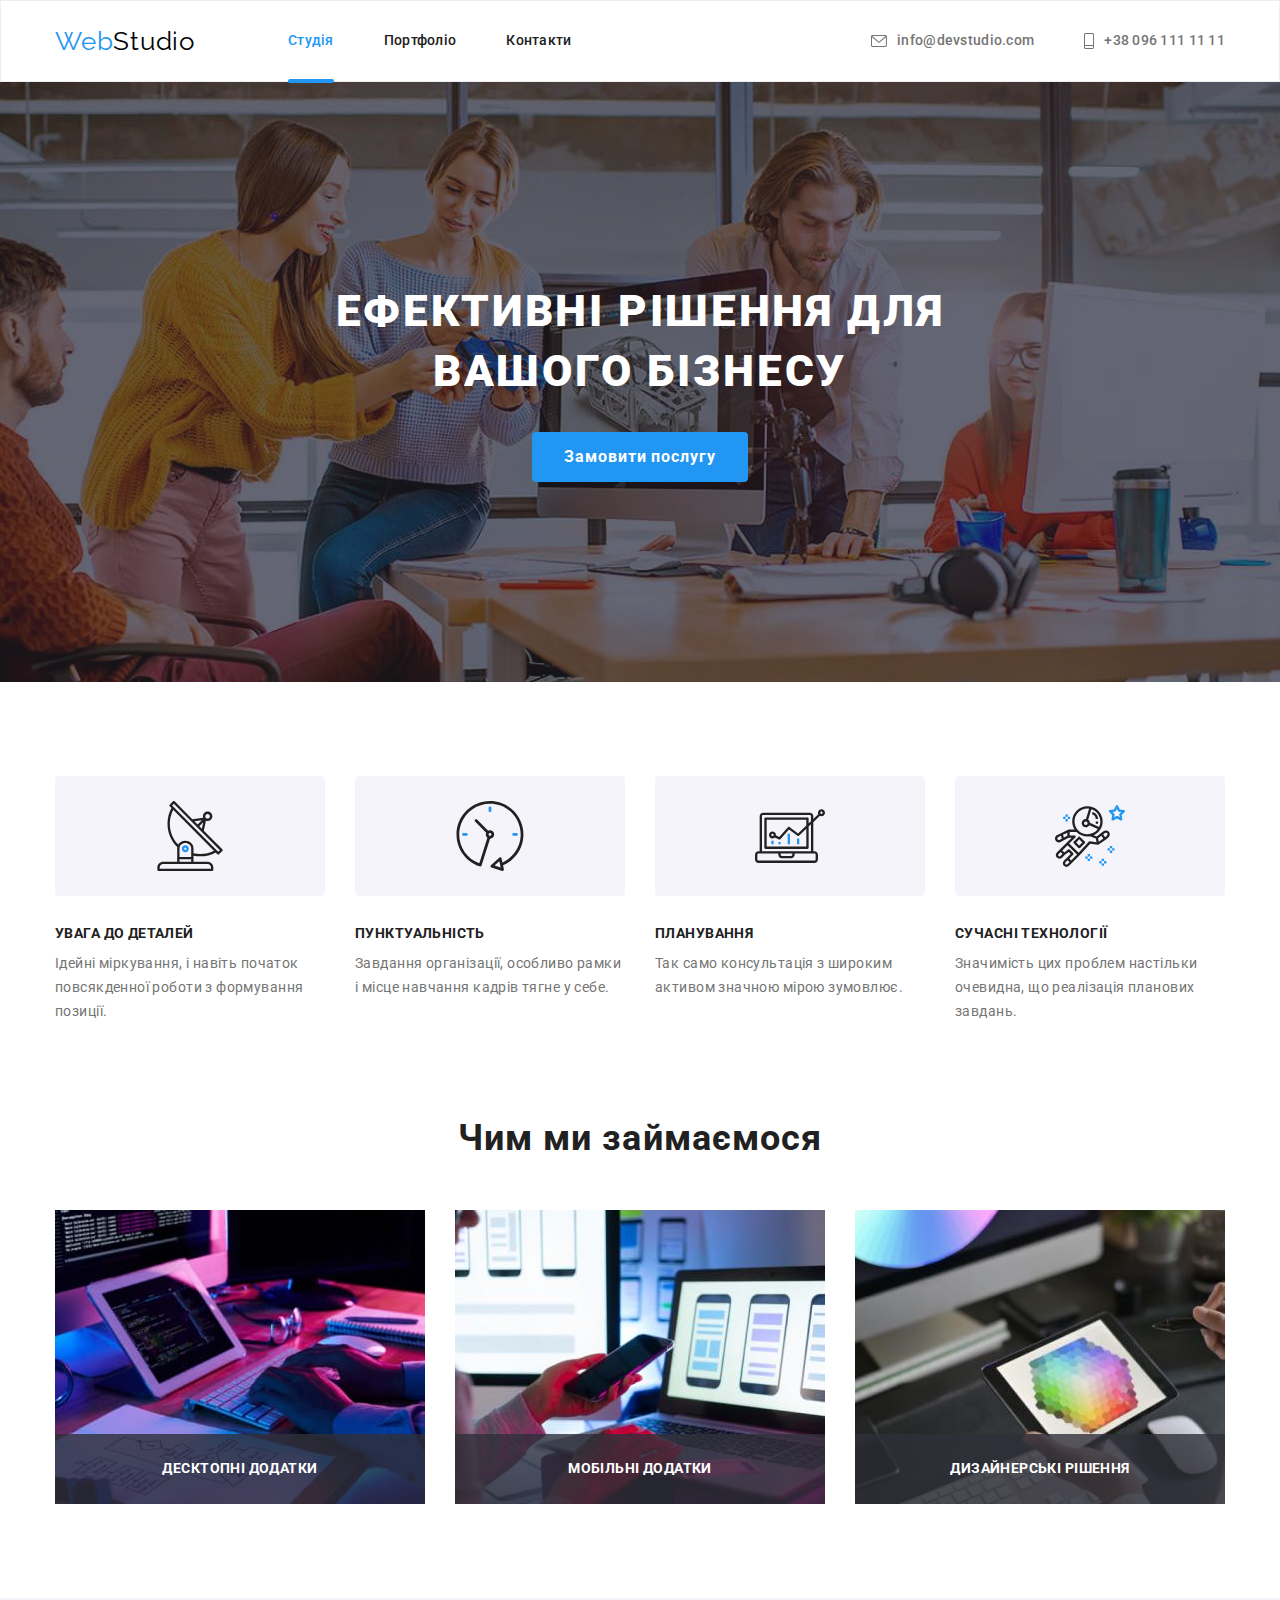
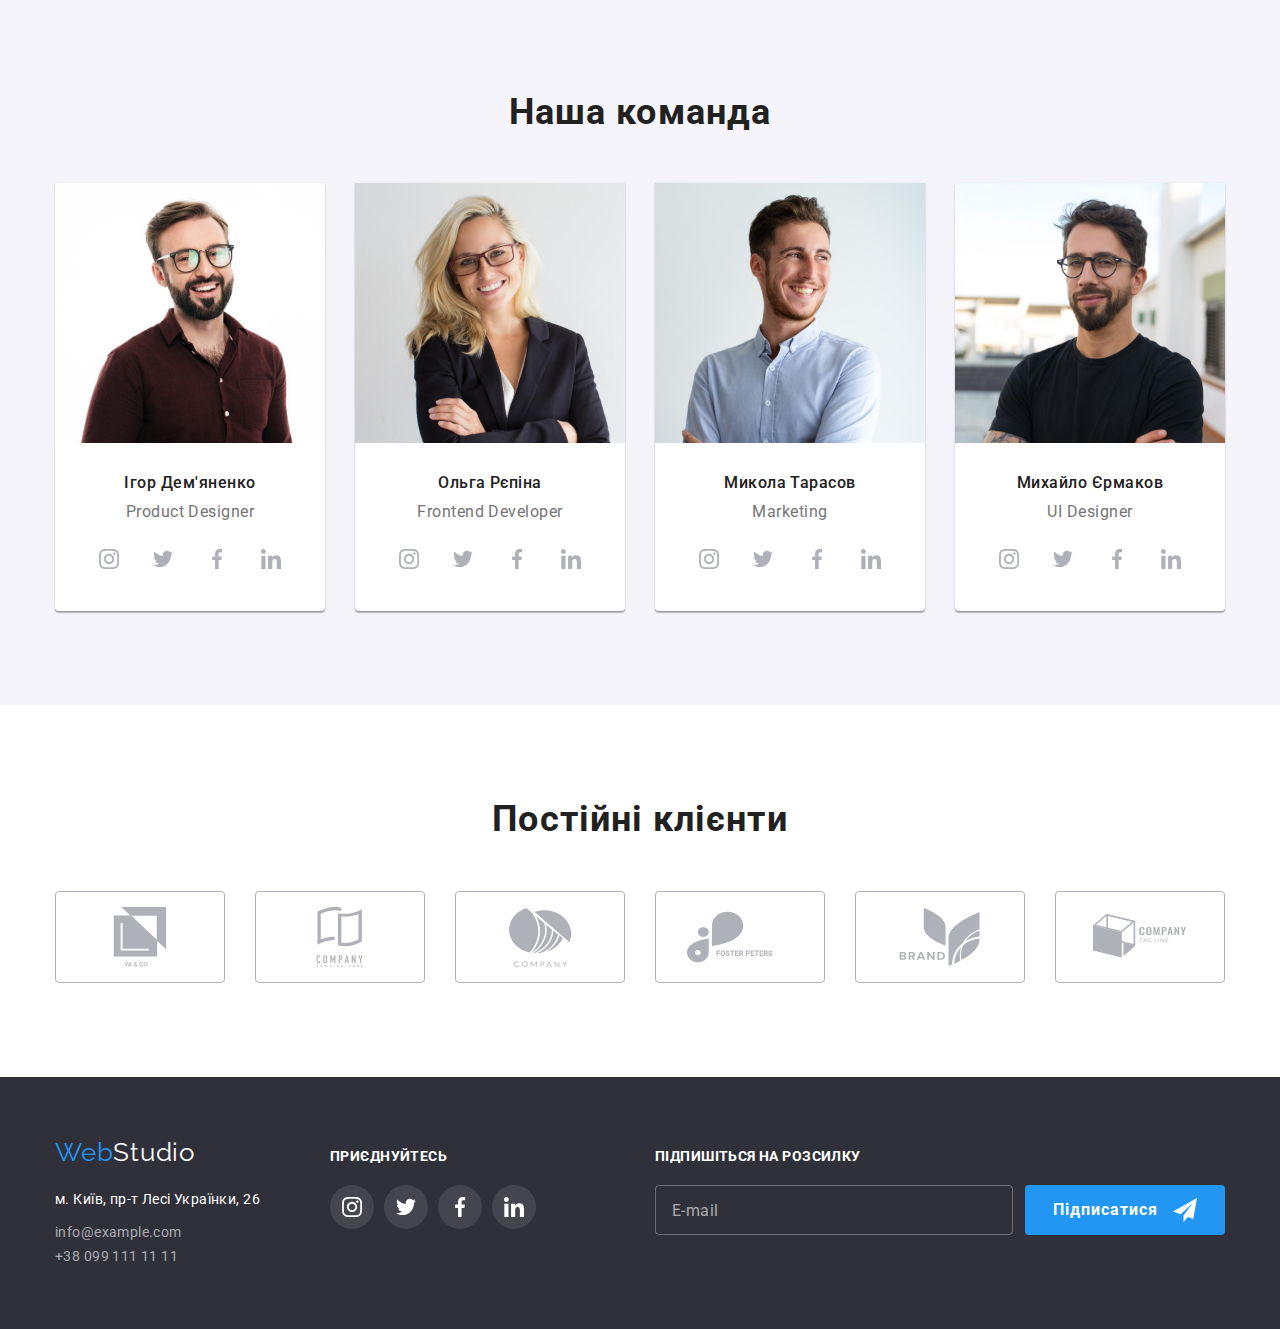
<file: index.html>
<!DOCTYPE html>
<html lang="uk">
  <head>
    <meta charset="UTF-8" />
    <meta http-equiv="X-UA-Compatible" content="IE=edge" />
    <meta name="viewport" content="width=device-width, initial-scale=1.0" />
    <title>WebStudio</title>
    <link rel="preconnect" href="https://fonts.googleapis.com" />
    <link rel="preconnect" href="https://fonts.gstatic.com" crossorigin />
    <link
      href="https://fonts.googleapis.com/css2?family=Raleway:wght@700&family=Roboto:wght@400;500;700;900&display=swap"
      rel="stylesheet"
    />
    <link rel="stylesheet" href="./css/main.min.css" />
  </head>
  <body class="page">
    <!--Шапка сайту-->
    <header class="page-header">
      <div class="container page-header__box">
        <nav class="site-nav">
          <a href="./" lang="en" class="logo link"
            >Web<span class="page-header__logo">Studio</span></a
          >
          <ul class="site-nav__list list">
            <li class="site-nav__item">
              <a href="" class="site-nav__link site-nav__link--current link"
                >Студія</a
              >
            </li>
            <li class="site-nav__item">
              <a href="./portfolio.html" class="site-nav__link link"
                >Портфоліо</a
              >
            </li>
            <li class="site-nav__item">
              <a href="" class="site-nav__link link">Контакти</a>
            </li>
          </ul>
        </nav>
        <ul class="header-contacts__list list">
          <li class="header-contacts__item">
            <a
              href="mailto:info@devstudio.com"
              class="header-contacts__link link"
              ><svg class="header-contacts__icon" width="16" height="12">
                <use href="./images/sprite.svg#icon-mail"></use>
              </svg>
              info@devstudio.com</a
            >
          </li>
          <li class="header-contacts__item">
            <a href="tel:+380961111111" class="header-contacts__link link"
              ><svg class="header-contacts__icon" width="10" height="16">
                <use href="./images/sprite.svg#icon-tel"></use>
              </svg>
              +38 096 111 11 11</a
            >
          </li>
        </ul>
      </div>
    </header>
    <main>
      <!--Блок-герой-->
      <section class="hero overlay">
        <div class="container">
          <h1 class="hero__title">Ефективні рішення для вашого бізнесу</h1>
          <button type="button" class="hero__btn" data-modal-open>
            Замовити послугу
          </button>
        </div>
      </section>
      <!--Переваги-->
      <section class="benefits section">
        <div class="container">
          <h2 class="benefits__title visually-hidden">Наші переваги</h2>
          <ul class="benefits__list list">
            <li class="benefits__item">
              <div class="benefits__icon-box">
                <svg class="benefits__icon">
                  <use href="./images/sprite.svg#icon-antenna"></use>
                </svg>
              </div>
              <h3 class="benefits__topic">УВАГА ДО ДЕТАЛЕЙ</h3>
              <p class="benefits__text">
                Ідейні міркування, і навіть початок повсякденної роботи з
                формування позиції.
              </p>
            </li>
            <li class="benefits__item">
              <div class="benefits__icon-box">
                <svg class="benefits__icon">
                  <use href="./images/sprite.svg#icon-clock"></use>
                </svg>
              </div>
              <h3 class="benefits__topic">ПУНКТУАЛЬНІСТЬ</h3>
              <p class="benefits__text">
                Завдання організації, особливо рамки і місце навчання кадрів
                тягне у себе.
              </p>
            </li>
            <li class="benefits__item">
              <div class="benefits__icon-box">
                <svg class="benefits__icon">
                  <use href="./images/sprite.svg#icon-diagram"></use>
                </svg>
              </div>
              <h3 class="benefits__topic">ПЛАНУВАННЯ</h3>
              <p class="benefits__text">
                Так само консультація з широким активом значною мірою зумовлює.
              </p>
            </li>
            <li class="benefits__item">
              <div class="benefits__icon-box">
                <svg class="benefits__icon">
                  <use href="./images/sprite.svg#icon-astronaut"></use>
                </svg>
              </div>
              <h3 class="benefits__topic">СУЧАСНІ ТЕХНОЛОГІЇ</h3>
              <p class="benefits__text">
                Значимість цих проблем настільки очевидна, що реалізація
                планових завдань.
              </p>
            </li>
          </ul>
        </div>
      </section>
      <!--Чим займаємось-->
      <section class="work section">
        <div class="container">
          <h2 class="work__title">Чим ми займаємося</h2>
          <ul class="work__list list">
            <li class="work__item">
              <img
                src="./images/image1.jpg"
                alt="Программирование"
                width="370"
                height="294"
              />
              <p class="work__text">Десктопні додатки</p>
            </li>
            <li class="work__item">
              <img
                src="./images/imge2.jpg"
                alt="Разработка мобильных приложений"
                width="370"
                height="294"
              />
              <p class="work__text">Мобільні додатки</p>
            </li>
            <li class="work__item">
              <img
                src="./images/imge3.jpg"
                alt="Веб-дизайн"
                width="370"
                height="294"
              />
              <p class="work__text">Дизайнерські рішення</p>
            </li>
          </ul>
        </div>
      </section>
      <!--Наша команда-->
      <section class="team section">
        <div class="container">
          <h2 class="team__title">Наша команда</h2>
          <ul class="member__list list">
            <li class="member__item">
              <img
                class="member__photo"
                src="./images/Photo1.jpg"
                alt="Фото Ігор Дем'яненко"
                width="270"
                height="260"
              />
              <div class="member__description">
                <h3 class="member__name">Ігор Дем'яненко</h3>
                <p lang="en" class="member__position">Product Designer</p>
                <ul class="list soc-net__list">
                  <li class="soc-net__item">
                    <a href="" class="soc-net__link link">
                      <svg class="soc-net__icon" width="20" height="20">
                        <use href="./images/sprite.svg#icon-instagram"></use>
                      </svg>
                    </a>
                  </li>
                  <li class="soc-net__item">
                    <a href="" class="soc-net__link link"
                      ><svg class="soc-net__icon" width="20" height="20">
                        <use href="./images/sprite.svg#icon-twitter"></use>
                      </svg>
                    </a>
                  </li>
                  <li class="soc-net__item">
                    <a href="" class="soc-net__link link"
                      ><svg class="soc-net__icon" width="20" height="20">
                        <use href="./images/sprite.svg#icon-facebook"></use>
                      </svg>
                    </a>
                  </li>
                  <li class="soc-net__item">
                    <a href="" class="soc-net__link link"
                      ><svg class="soc-net__icon" width="20" height="20">
                        <use href="./images/sprite.svg#icon-linkedin"></use>
                      </svg>
                    </a>
                  </li>
                </ul>
              </div>
            </li>
            <li class="member__item">
              <img
                class="member__photo"
                src="./images/Photo2.jpg"
                alt="Фото Ольга Рєпіна"
                width="270"
                height="260"
              />
              <div class="member__description">
                <h3 class="member__name">Ольга Рєпіна</h3>
                <p lang="en" class="member__position">Frontend Developer</p>
                <ul class="list soc-net__list">
                  <li class="soc-net__item">
                    <a href="" class="soc-net__link link"
                      ><svg class="soc-net__icon" width="20" height="20">
                        <use href="./images/sprite.svg#icon-instagram"></use>
                      </svg>
                    </a>
                  </li>
                  <li class="soc-net__item">
                    <a href="" class="soc-net__link link"
                      ><svg class="soc-net__icon" width="20" height="20">
                        <use href="./images/sprite.svg#icon-twitter"></use>
                      </svg>
                    </a>
                  </li>
                  <li class="soc-net__item">
                    <a href="" class="soc-net__link link"
                      ><svg class="soc-net__icon" width="20" height="20">
                        <use href="./images/sprite.svg#icon-facebook"></use>
                      </svg>
                    </a>
                  </li>
                  <li class="soc-net__item">
                    <a href="" class="soc-net__link link"
                      ><svg class="soc-net__icon" width="20" height="20">
                        <use href="./images/sprite.svg#icon-linkedin"></use>
                      </svg>
                    </a>
                  </li>
                </ul>
              </div>
            </li>
            <li class="member__item">
              <img
                class="member__photo"
                src="./images/Photo3.jpg"
                alt="Фото Микола Тарасов"
                width="270"
                height="260"
              />
              <div class="member__description">
                <h3 class="member__name">Микола Тарасов</h3>
                <p lang="en" class="member__position">Marketing</p>
                <ul class="list soc-net__list">
                  <li class="soc-net__item">
                    <a href="" class="soc-net__link link"
                      ><svg class="soc-net__icon" width="20" height="20">
                        <use href="./images/sprite.svg#icon-instagram"></use>
                      </svg>
                    </a>
                  </li>
                  <li class="soc-net__item">
                    <a href="" class="soc-net__link link"
                      ><svg class="soc-net__icon" width="20" height="20">
                        <use href="./images/sprite.svg#icon-twitter"></use>
                      </svg>
                    </a>
                  </li>
                  <li class="soc-net__item">
                    <a href="" class="soc-net__link link"
                      ><svg class="soc-net__icon" width="20" height="20">
                        <use href="./images/sprite.svg#icon-facebook"></use>
                      </svg>
                    </a>
                  </li>
                  <li class="soc-net__item">
                    <a href="" class="soc-net__link link"
                      ><svg class="soc-net__icon" width="20" height="20">
                        <use href="./images/sprite.svg#icon-linkedin"></use>
                      </svg>
                    </a>
                  </li>
                </ul>
              </div>
            </li>
            <li class="member__item">
              <img
                class="member__photo"
                src="./images/Photo4.jpg"
                alt="Фото Михайло Єрмаков"
                width="270"
                height="260"
              />
              <div class="member__description">
                <h3 class="member__name">Михайло Єрмаков</h3>
                <p lang="en" class="member__position">UI Designer</p>
                <ul class="list soc-net__list">
                  <li class="soc-net__item">
                    <a href="" class="soc-net__link link"
                      ><svg class="soc-net__icon" width="20" height="20">
                        <use href="./images/sprite.svg#icon-instagram"></use>
                      </svg>
                    </a>
                  </li>
                  <li class="soc-net__item">
                    <a href="" class="soc-net__link link"
                      ><svg class="soc-net__icon" width="20" height="20">
                        <use href="./images/sprite.svg#icon-twitter"></use>
                      </svg>
                    </a>
                  </li>
                  <li class="soc-net__item">
                    <a href="" class="soc-net__link link"
                      ><svg class="soc-net__icon" width="20" height="20">
                        <use href="./images/sprite.svg#icon-facebook"></use>
                      </svg>
                    </a>
                  </li>
                  <li class="soc-net__item">
                    <a href="" class="soc-net__link link"
                      ><svg class="soc-net__icon" width="20" height="20">
                        <use href="./images/sprite.svg#icon-linkedin"></use>
                      </svg>
                    </a>
                  </li>
                </ul>
              </div>
            </li>
          </ul>
        </div>
      </section>
      <!-- Постійні клієнти -->
      <section class="clients section">
        <div class="container">
          <h2 class="clients__title">Постійні клієнти</h2>
          <ul class="clients__list list">
            <li class="clients__item">
              <a href="" class="clients__link link"
                ><svg class="clients__icon">
                  <use href="./images/sprite.svg#icon-company1"></use>
                </svg>
              </a>
            </li>
            <li class="clients__item">
              <a href="" class="clients__link link"
                ><svg class="clients__icon">
                  <use href="./images/sprite.svg#icon-company2"></use>
                </svg>
              </a>
            </li>
            <li class="clients__item">
              <a href="" class="clients__link link"
                ><svg class="clients__icon">
                  <use href="./images/sprite.svg#icon-company3"></use>
                </svg>
              </a>
            </li>
            <li class="clients__item">
              <a href="" class="clients__link link"
                ><svg class="clients__icon">
                  <use href="./images/sprite.svg#icon-company4"></use>
                </svg>
              </a>
            </li>
            <li class="clients__item">
              <a href="" class="clients__link link"
                ><svg class="clients__icon">
                  <use href="./images/sprite.svg#icon-company5"></use>
                </svg>
              </a>
            </li>
            <li class="clients__item">
              <a href="" class="clients__link link"
                ><svg class="clients__icon">
                  <use href="./images/sprite.svg#icon-company6"></use>
                </svg>
              </a>
            </li>
          </ul>
        </div>
      </section>
    </main>
    <!--Футер-->
    <footer class="footer">
      <div class="container footer__box">
        <div>
          <div class="logo__box">
            <a href="./" lang="en" class="logo link"
              >Web<span class="footer__logo">Studio</span></a
            >
          </div>
          <address>
            <p class="footer__adress">м. Київ, пр-т Лесі Українки, 26</p>
            <ul class="list">
              <li>
                <a
                  href="mailto:info@example.com"
                  class="footer__contacts footer__contacts--mail link"
                  >info@example.com</a
                >
              </li>
              <li>
                <a href="tel:+380991111111" class="footer__contacts link"
                  >+38 099 111 11 11</a
                >
              </li>
            </ul>
          </address>
        </div>
        <div class="join">
          <p class="join__text">приєднуйтесь</p>
          <ul class="join__list list">
            <li class="join__item">
              <a href="" class="join__link link"
                ><svg class="join__icon" width="20" height="20">
                  <use href="./images/sprite.svg#icon-instagram"></use>
                </svg>
              </a>
            </li>
            <li class="join__item">
              <a href="" class="join__link link"
                ><svg class="join__icon" width="20" height="20">
                  <use href="./images/sprite.svg#icon-twitter"></use>
                </svg>
              </a>
            </li>
            <li class="join__item">
              <a href="" class="join__link link"
                ><svg class="join__icon" width="20" height="20">
                  <use href="./images/sprite.svg#icon-facebook"></use>
                </svg>
              </a>
            </li>
            <li class="join__item">
              <a href="" class="join__link link"
                ><svg class="join__icon" width="20" height="20">
                  <use href="./images/sprite.svg#icon-linkedin"></use>
                </svg>
              </a>
            </li>
          </ul>
        </div>
        <div class="sign">
          <p class="sign__text">Підпишіться на розсилку</p>
          <form class="sign__form">
            <input
              type="text"
              name="sign"
              placeholder="E-mail"
              class="sign__input"
            />
            <button type="submit" class="sign__btn">
              Підписатися
              <span
                ><svg class="sign__icon" width="24" height="24">
                  <use href="./images/sprite.svg#icon-send"></use>
                </svg>
              </span>
            </button>
          </form>
        </div>
      </div>
    </footer>
    <!-- Модальне вікно -->
    <div class="backdrop is-hidden" data-modal>
      <div class="modal__window">
        <button type="button" class="modal__close" data-modal-close>
          <svg class="modal__icon-X">
            <use href="./images/sprite.svg#icon-X"></use>
          </svg>
        </button>
        <p class="modal__title">Залиште свої дані, ми вам передзвонимо</p>
        <form class="modal__form" autocomplete="off">
          <div class="form-field">
            <label for="name" class="form-field__label">Ім'я</label>
            <div class="form-field__box">
              <input
                type="text"
                name="name"
                id="name"
                required
                class="form-field__input"
              />
              <svg class="form-field__icon" width="18" height="18">
                <use href="./images/sprite.svg#icon-person"></use>
              </svg>
            </div>
          </div>
          <div class="form-field">
            <label for="tel" class="form-field__label">Телефон</label>
            <div class="form-field__box">
              <input
                type="tel"
                name="tel"
                id="tel"
                required
                class="form-field__input"
              />
              <svg class="form-field__icon" width="18" height="18">
                <use href="./images/sprite.svg#icon-phone"></use>
              </svg>
            </div>
          </div>
          <div class="form-field">
            <label for="mail" class="form-field__label">Пошта</label>
            <div class="form-field__box">
              <input
                type="email"
                name="mail"
                id="mail"
                required
                class="form-field__input"
              />
              <svg class="form-field__icon" width="18" height="18">
                <use href="./images/sprite.svg#icon-email"></use>
              </svg>
            </div>
          </div>
          <div class="form-field">
            <label for="comment" class="form-field__label">Коментар</label>
            <textarea
              name="comment"
              id="comment"
              rows="5"
              placeholder="Введіть текст"
              class="form-field__comment"
            ></textarea>
          </div>
          <div class="check">
            <input
              type="checkbox"
              name="policy"
              id="policy"
              value="true"
              class="check__mark visually-hidden"
            />
            <label for="policy" class="check__label">
              <span
                ><svg class="check__icon" width="11" height="8">
                  <use href="./images/sprite.svg#icon-check"></use>
                </svg>
              </span>
              Погоджуюся з розсилкою та приймаю
              <a href="" class="check__link link">Умови договору</a></label
            >
          </div>
          <button type="submit" class="confirm-btn">Відправити</button>
        </form>
      </div>
    </div>
    <script src="./js/modal.js"></script>
  </body>
</html>
</file>
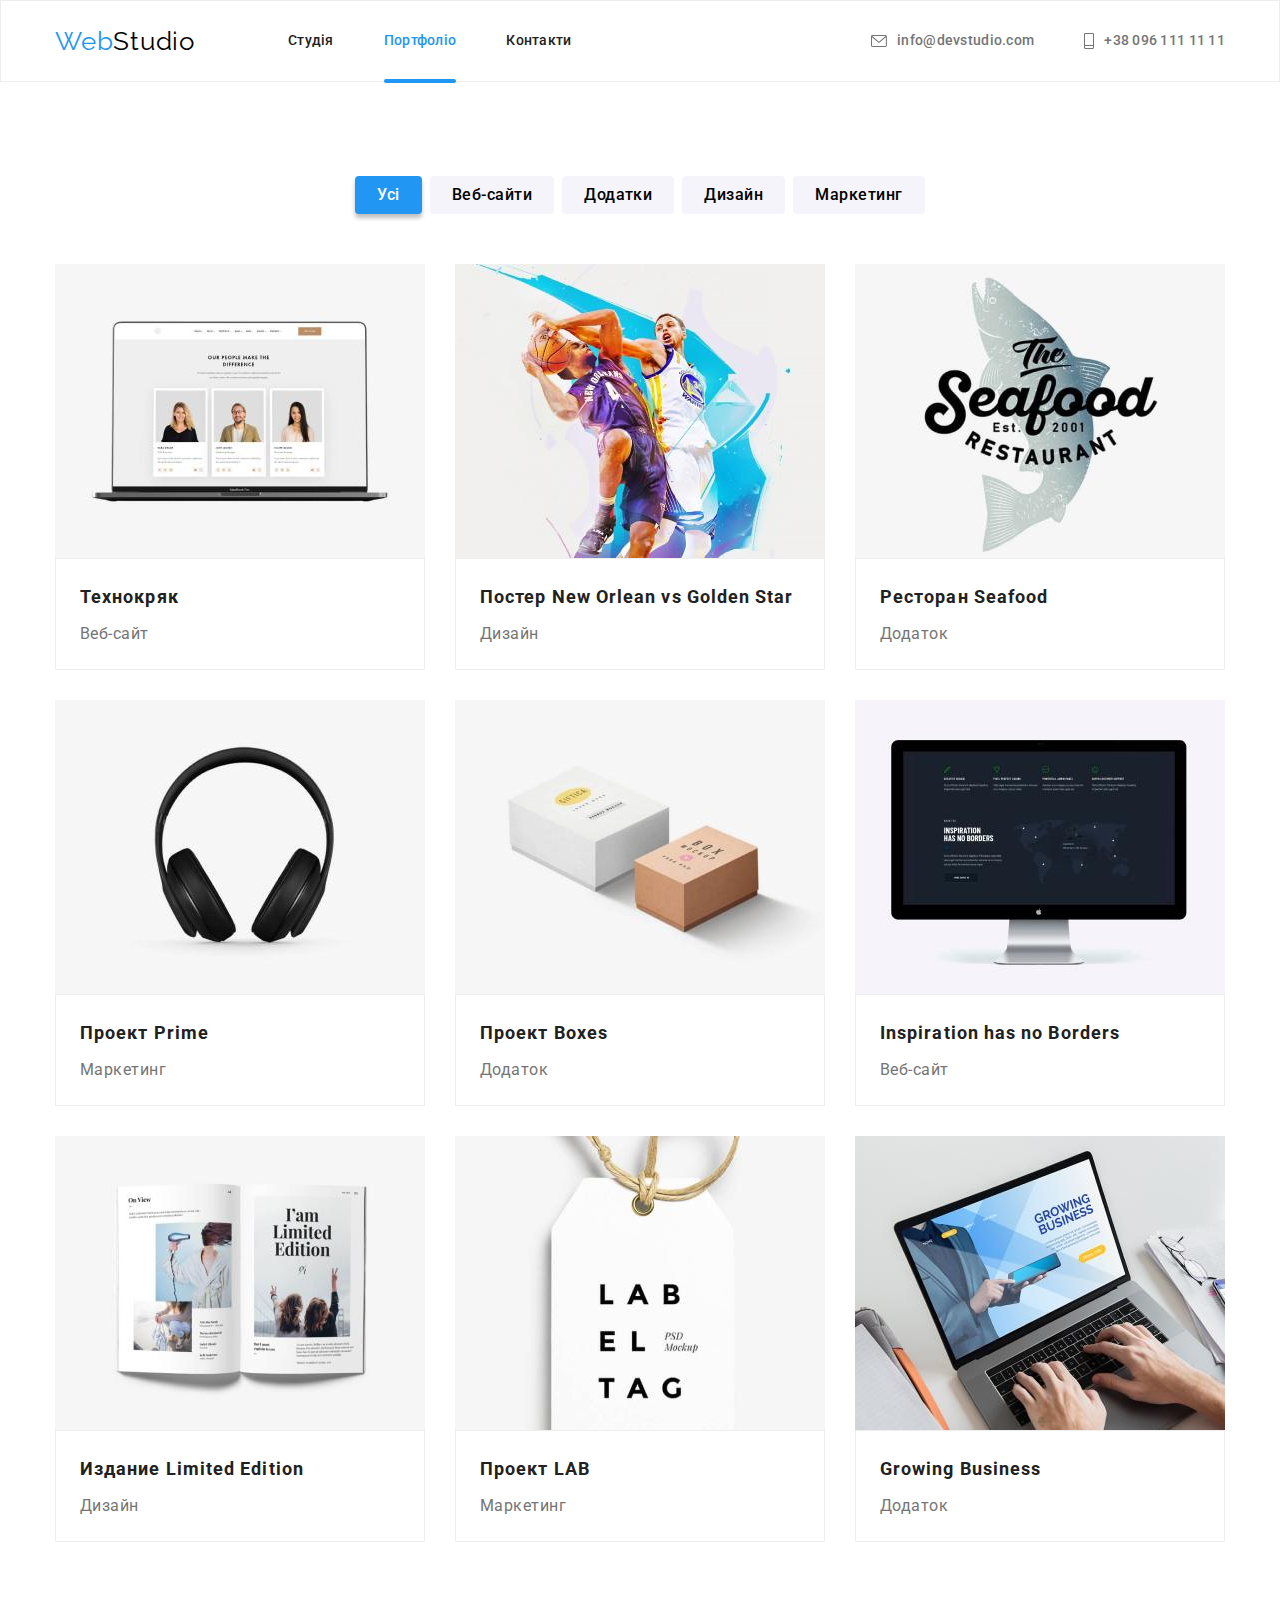
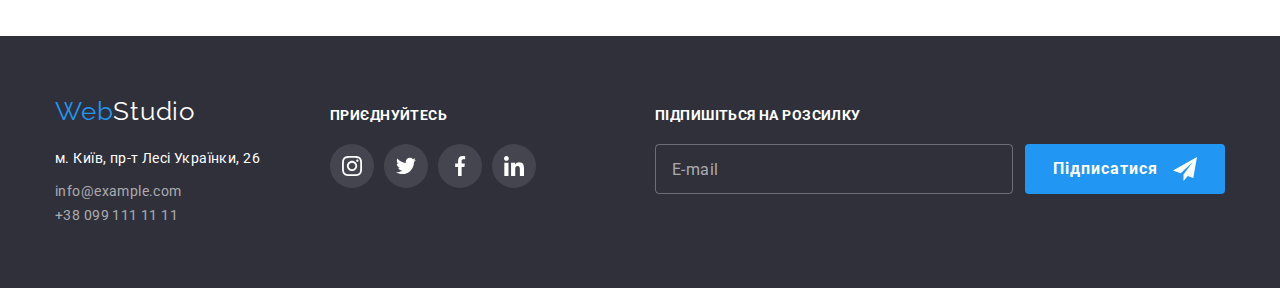
<file: portfolio.html>
<!DOCTYPE html>
<html lang="uk">
  <head>
    <meta charset="UTF-8" />
    <meta http-equiv="X-UA-Compatible" content="IE=edge" />
    <meta name="viewport" content="width=device-width, initial-scale=1.0" />
    <title>WebStudio</title>
    <link rel="preconnect" href="https://fonts.googleapis.com" />
    <link rel="preconnect" href="https://fonts.gstatic.com" crossorigin />
    <link
      href="https://fonts.googleapis.com/css2?family=Raleway:wght@700&family=Roboto:wght@400;500;700;900&display=swap"
      rel="stylesheet"
    />
    <link rel="stylesheet" href="./css/main.min.css" />
  </head>
  <body class="page">
    <!--Шапка сайта-->
    <header class="page-header">
      <div class="container page-header__box">
        <nav class="site-nav">
          <a href="./" lang="en" class="logo link"
            >Web<span class="page-header__logo">Studio</span></a
          >
          <ul class="site-nav__list list">
            <li class="site-nav__item">
              <a href="./index.html" class="site-nav__link link">Студія</a>
            </li>
            <li class="site-nav__item">
              <a href="" class="site-nav__link site-nav__link--current link"
                >Портфоліо</a
              >
            </li>
            <li class="site-nav__item">
              <a href="" class="site-nav__link link">Контакти</a>
            </li>
          </ul>
        </nav>
        <ul class="header-contacts__list list">
          <li class="header-contacts__item">
            <a
              href="mailto:info@devstudio.com"
              class="header-contacts__link link"
              ><svg class="header-contacts__icon" width="16" height="12">
                <use href="./images/sprite.svg#icon-mail"></use>
              </svg>
              info@devstudio.com</a
            >
          </li>
          <li class="header-contacts__item">
            <a href="tel:+380961111111" class="header-contacts__link link"
              ><svg class="header-contacts__icon" width="10" height="16">
                <use href="./images/sprite.svg#icon-tel"></use>
              </svg>
              +38 096 111 11 11</a
            >
          </li>
        </ul>
      </div>
    </header>
    <main>
      <section class="section">
        <div class="container">
          <h1 class="portfolio__title visually-hidden">Портфоліо</h1>
          <ul class="filter__list list">
            <li class="filter__item">
              <button type="button" class="filter__btn filter__btn--current">
                Усі
              </button>
            </li>
            <li class="filter__item">
              <button type="button" class="filter__btn">Веб-сайти</button>
            </li>
            <li class="filter__item">
              <button type="button" class="filter__btn">Додатки</button>
            </li>
            <li class="filter__item">
              <button type="button" class="filter__btn">Дизайн</button>
            </li>
            <li class="filter__item">
              <button type="button" class="filter__btn">Маркетинг</button>
            </li>
          </ul>
          <ul class="example__list list">
            <li class="example__item">
              <a href="" class="example__link link">
                <div class="example__thumb">
                  <img
                    src="./images/technokrak.jpg"
                    class="example__img"
                    alt="Ноутбук"
                    width="370"
                    height="294"
                  />
                  <p class="example__overlay">
                    Ресурс пропонує комплексні пропозиції з різним рівнем
                    функціоналу та сервісів. Все це дозволить відвідувачу
                    отримати вичерпні відомості про компанію чи приватну особу.
                  </p>
                </div>
                <div class="example__description">
                  <h2 class="example__title">Технокряк</h2>
                  <p class="example__text">Веб-сайт</p>
                </div>
              </a>
            </li>
            <li class="example__item">
              <a href="" class="example__link link">
                <div class="example__thumb">
                  <img
                    src="./images/New-Orlean.jpg"
                    class="example__img"
                    alt="Постер New Orlean vs Golden Star"
                    width="370"
                    height="294"
                  />
                  <p class="example__overlay">
                    Ресурс пропонує комплексні пропозиції з різним рівнем
                    функціоналу та сервісів. Все це дозволить відвідувачу
                    отримати вичерпні відомості про компанію чи приватну особу.
                  </p>
                </div>
                <div class="example__description">
                  <h2 class="example__title">
                    Постер <span lang="en">New Orlean vs Golden Star</span>
                  </h2>
                  <p class="example__text">Дизайн</p>
                </div>
              </a>
            </li>
            <li class="example__item">
              <a href="" class="example__link link">
                <div class="example__thumb">
                  <img
                    src="./images/seafood.jpg"
                    class="example__img"
                    alt="Логотип ресторана Seafood"
                    width="370"
                    height="294"
                  />
                  <p class="example__overlay">
                    Ресурс пропонує комплексні пропозиції з різним рівнем
                    функціоналу та сервісів. Все це дозволить відвідувачу
                    отримати вичерпні відомості про компанію чи приватну особу.
                  </p>
                </div>
                <div class="example__description">
                  <h2 class="example__title">
                    Ресторан <span lang="en">Seafood</span>
                  </h2>
                  <p class="example__text">Додаток</p>
                </div>
              </a>
            </li>
            <li class="example__item">
              <a href="" class="example__link link">
                <div class="example__thumb">
                  <img
                    src="./images/prime.jpg"
                    class="example__img"
                    alt="Гарнитура"
                    width="370"
                    height="294"
                  />
                  <p class="example__overlay">
                    Ресурс пропонує комплексні пропозиції з різним рівнем
                    функціоналу та сервісів. Все це дозволить відвідувачу
                    отримати вичерпні відомості про компанію чи приватну особу.
                  </p>
                </div>
                <div class="example__description">
                  <h2 class="example__title">
                    Проект <span lang="en">Prime</span>
                  </h2>
                  <p class="example__text">Маркетинг</p>
                </div>
              </a>
            </li>
            <li class="example__item">
              <a href="" class="example__link link">
                <div class="example__thumb">
                  <img
                    src="./images/boxes.jpg"
                    class="example__img"
                    alt="Изображение двух коробок"
                    width="370"
                    height="294"
                  />
                  <p class="example__overlay">
                    Ресурс пропонує комплексні пропозиції з різним рівнем
                    функціоналу та сервісів. Все це дозволить відвідувачу
                    отримати вичерпні відомості про компанію чи приватну особу.
                  </p>
                </div>
                <div class="example__description">
                  <h2 class="example__title">
                    Проект <span lang="en">Boxes</span>
                  </h2>
                  <p class="example__text">Додаток</p>
                </div>
              </a>
            </li>
            <li class="example__item">
              <a href="" class="example__link link">
                <div class="example__thumb">
                  <img
                    src="./images/inspiration.jpg"
                    class="example__img"
                    alt="Монитор"
                    width="370"
                    height="294"
                  />
                  <p class="example__overlay">
                    Ресурс пропонує комплексні пропозиції з різним рівнем
                    функціоналу та сервісів. Все це дозволить відвідувачу
                    отримати вичерпні відомості про компанію чи приватну особу.
                  </p>
                </div>
                <div class="example__description">
                  <h2 lang="en" class="example__title">
                    Inspiration has no Borders
                  </h2>
                  <p class="example__text">Веб-сайт</p>
                </div>
              </a>
            </li>
            <li class="example__item">
              <a href="" class="example__link link">
                <div class="example__thumb">
                  <img
                    src="./images/limited-edition.jpg"
                    class="example__img"
                    alt="Журнал Limited Edition"
                    width="370"
                    height="294"
                  />
                  <p class="example__overlay">
                    Ресурс пропонує комплексні пропозиції з різним рівнем
                    функціоналу та сервісів. Все це дозволить відвідувачу
                    отримати вичерпні відомості про компанію чи приватну особу.
                  </p>
                </div>
                <div class="example__description">
                  <h2 class="example__title">
                    Издание <span lang="en">Limited Edition</span>
                  </h2>
                  <p class="example__text">Дизайн</p>
                </div>
              </a>
            </li>
            <li class="example__item">
              <a href="" class="example__link link">
                <div class="example__thumb">
                  <img
                    src="./images/lab.jpg"
                    class="example__img"
                    alt="Бирка LAB"
                    width="370"
                    height="294"
                  />
                  <p class="example__overlay">
                    Ресурс пропонує комплексні пропозиції з різним рівнем
                    функціоналу та сервісів. Все це дозволить відвідувачу
                    отримати вичерпні відомості про компанію чи приватну особу.
                  </p>
                </div>
                <div class="example__description">
                  <h2 class="example__title">
                    Проект <span lang="EN">LAB</span>
                  </h2>
                  <p class="example__text">Маркетинг</p>
                </div>
              </a>
            </li>
            <li class="example__item">
              <a href="" class="example__link link">
                <div class="example__thumb">
                  <img
                    src="./images/growing-business.jpg"
                    class="example__img"
                    alt="Работа за ноутбуком"
                    width="370"
                    height="294"
                  />
                  <p class="example__overlay">
                    Ресурс пропонує комплексні пропозиції з різним рівнем
                    функціоналу та сервісів. Все це дозволить відвідувачу
                    отримати вичерпні відомості про компанію чи приватну особу.
                  </p>
                </div>
                <div class="example__description">
                  <h2 lang="en" class="example__title">Growing Business</h2>
                  <p class="example__text">Додаток</p>
                </div>
              </a>
            </li>
          </ul>
        </div>
      </section>
    </main>
    <!--Футер-->
    <footer class="footer">
      <div class="container footer__box">
        <div>
          <div class="logo__box">
            <a href="./" lang="en" class="logo link"
              >Web<span class="footer__logo">Studio</span></a
            >
          </div>
          <address>
            <p class="footer__adress">м. Київ, пр-т Лесі Українки, 26</p>
            <ul class="list">
              <li>
                <a
                  href="mailto:info@example.com"
                  class="footer__contacts footer__contacts--mail link"
                  >info@example.com</a
                >
              </li>
              <li>
                <a href="tel:+380991111111" class="footer__contacts link"
                  >+38 099 111 11 11</a
                >
              </li>
            </ul>
          </address>
        </div>
        <div class="join">
          <p class="join__text">приєднуйтесь</p>
          <ul class="list join__list">
            <li class="join__item">
              <a href="" class="join__link link"
                ><svg class="join__icon" width="20" height="20">
                  <use href="./images/sprite.svg#icon-instagram"></use>
                </svg>
              </a>
            </li>
            <li class="join__item">
              <a href="" class="join__link link"
                ><svg class="join__icon" width="20" height="20">
                  <use href="./images/sprite.svg#icon-twitter"></use>
                </svg>
              </a>
            </li>
            <li class="join__item">
              <a href="" class="join__link link"
                ><svg class="join__icon" width="20" height="20">
                  <use href="./images/sprite.svg#icon-facebook"></use>
                </svg>
              </a>
            </li>
            <li class="join__item">
              <a href="" class="join__link link"
                ><svg class="join__icon" width="20" height="20">
                  <use href="./images/sprite.svg#icon-linkedin"></use>
                </svg>
              </a>
            </li>
          </ul>
        </div>
        <div class="sign">
          <p class="sign__text">Підпишіться на розсилку</p>
          <form class="sign__form">
            <input
              type="text"
              name="sign"
              placeholder="E-mail"
              class="sign__input"
            />
            <button type="submit" class="sign__btn">
              Підписатися
              <span
                ><svg class="sign__icon" width="24" height="24">
                  <use href="./images/sprite.svg#icon-send"></use>
                </svg>
              </span>
            </button>
          </form>
        </div>
      </div>
    </footer>
  </body>
</html>
</file>
<file: css/main.min.css>
/*! modern-normalize v1.1.0 | MIT License | https://github.com/sindresorhus/modern-normalize */*,::before,::after{box-sizing:border-box}html{line-height:1.15;-webkit-text-size-adjust:100%;-moz-tab-size:4;tab-size:4}body{margin:0;font-family:system-ui,-apple-system,"Segoe UI",Roboto,Helvetica,Arial,sans-serif,"Apple Color Emoji","Segoe UI Emoji"}hr{height:0;color:inherit}abbr[title]{text-decoration:underline dotted}b,strong{font-weight:bolder}code,kbd,samp,pre{font-family:ui-monospace,SFMono-Regular,Consolas,"Liberation Mono",Menlo,monospace;font-size:1em}small{font-size:80%}sub,sup{font-size:75%;line-height:0;position:relative;vertical-align:baseline}sub{bottom:-0.25em}sup{top:-0.5em}table{text-indent:0;border-color:inherit}button,input,optgroup,select,textarea{font-family:inherit;font-size:100%;line-height:1.15;margin:0}button,select{text-transform:none}button,[type=button],[type=reset],[type=submit]{-webkit-appearance:button}::-moz-focus-inner{border-style:none;padding:0}:-moz-focusring{outline:1px dotted ButtonText}:-moz-ui-invalid{box-shadow:none}legend{padding:0}progress{vertical-align:baseline}::-webkit-inner-spin-button,::-webkit-outer-spin-button{height:auto}[type=search]{-webkit-appearance:textfield;outline-offset:-2px}::-webkit-search-decoration{-webkit-appearance:none}::-webkit-file-upload-button{-webkit-appearance:button;font:inherit}summary{display:list-item}body{font-family:"Roboto",sans-serif;color:#212121;background-color:#fff}.page-header{border:1px solid #eee}.hero,.footer{background-color:#2f303a}.section{padding:94px 0}h1,h2,h3,p{margin:0}img{display:block;max-width:100%;height:auto}.list{padding-left:0;margin:0;list-style:none}.link{text-decoration:none}.visually-hidden{position:absolute;white-space:nowrap;width:1px;height:1px;overflow:hidden;border:0;padding:0;clip:rect(0 0 0 0);clip-path:inset(50%);margin:-1px}.container{width:1200px;margin:0 auto;padding:0 15px}.logo{font-family:"Raleway",sans-serif;font-style:normal;font-size:26px;line-height:1.19;letter-spacing:.03em;color:#2196f3}.site-nav .logo{padding:24px 0}.page-header__logo{color:#000}.footer__logo{font-family:"Raleway",sans-serif;font-size:26px;line-height:1.19;letter-spacing:.03em;color:#fff}.page-header__box,.site-nav__list{display:flex;align-items:center}.site-nav{display:flex;align-items:center}.site-nav__list{margin-left:93px}.site-nav__link{display:block;font-weight:500;font-size:14px;line-height:1.14;letter-spacing:.02em;padding-top:32px;padding-bottom:32px;color:#212121;transition-property:color;transition-duration:250ms;transition-timing-function:cubic-bezier(0.4, 0, 0.2, 1)}.site-nav__link:hover,.site-nav__link:focus{color:#2196f3}.site-nav__link--current{color:#2196f3;position:relative}.site-nav__link--current::after{content:"";width:100%;height:4px;background-color:#2196f3;display:block;border-radius:2px;position:absolute;bottom:-2px}.site-nav__item{margin-right:50px}.site-nav .site-nav__item:last-child{margin-right:0}.header-contacts__list{display:flex;align-items:center;margin-left:auto}.header-contacts__list .header-contacts__item+.header-contacts__item{margin-left:50px}.header-contacts__link{display:flex;align-items:center;font-weight:500;font-size:14px;line-height:1.14;letter-spacing:.02em;color:#757575;padding-top:32px;padding-bottom:32px;transition-property:color;transition-duration:250ms;transition-timing-function:cubic-bezier(0.4, 0, 0.2, 1)}.header-contacts__link:hover,.header-contacts__link:focus{color:#2196f3}.header-contacts__icon{margin-right:10px;fill:currentColor}.hero{padding:200px 0;max-width:1600px;height:600px;margin-left:auto;margin-right:auto;background-image:linear-gradient(to right, rgba(47, 48, 58, 0.4), rgba(47, 48, 58, 0.4)),url(../images/overlay.jpg);background-repeat:no-repeat;background-size:cover;background-position:center}.hero .container{width:696px}.hero__title{font-weight:900;font-size:44px;line-height:1.36;letter-spacing:.06em;text-align:center;text-transform:uppercase;color:#fff;margin-bottom:30px}.hero__btn{display:flex;align-items:center;font-family:inherit;font-weight:700;font-size:16px;line-height:1.88;letter-spacing:.06em;text-align:center;color:#fff;background-color:#2196f3;cursor:pointer;border-radius:4px;padding:10px 32px;min-width:200px;border:rgba(0,0,0,0);margin:0 auto;transition-property:background-color;transition-duration:250ms;transition-timing-function:cubic-bezier(0.4, 0, 0.2, 1)}.hero__btn:hover,.hero__btn:focus{background-color:#188ce8}.work__title,.team__title,.clients__title{font-weight:700;font-size:36px;line-height:1.16;letter-spacing:.03em;text-align:center;margin-bottom:50px}.benefits__icon{width:70px;height:70px}.benefits__icon-box{display:flex;align-items:center;justify-content:center;width:100%;height:120px;margin-bottom:30px;background-color:#f5f4fa;border-radius:4px}.benefits__list{display:flex}.benefits__item{flex-basis:calc((100% - 3 * 30px)/4)}.benefits__list .benefits__item:not(:last-child){margin-right:30px}.benefits__topic{font-weight:700;font-size:14px;line-height:1.14;letter-spacing:.03em;text-transform:uppercase;margin-bottom:10px;color:#212121}.benefits__text{font-size:14px;line-height:1.71;letter-spacing:.03em;color:#757575}.work{padding-top:0}.work__list{display:flex;gap:30px}.work__item{position:relative}.work__text{display:flex;align-items:center;justify-content:center;font-weight:700;font-size:14px;line-height:1.14;letter-spacing:.03em;text-align:center;text-transform:uppercase;color:#fff;width:100%;height:70px;background-color:rgba(47,48,58,.8);position:absolute;bottom:0}.team{background-color:#f5f4fa}.member__list{display:flex;gap:30px}.member__item{flex-basis:calc((100% - 3 * 30px)/4);background-color:#fff;box-shadow:0px 1px 3px rgba(0,0,0,.12),0px 1px 1px rgba(0,0,0,.14),0px 2px 1px rgba(0,0,0,.2);border-radius:0px 0px 4px 4px}.member__name{font-weight:500;font-size:16px;line-height:1.19;letter-spacing:.03em;text-align:center;margin-bottom:10px}.member__description{padding:30px 0}.member__position{font-size:16px;line-height:1.19;letter-spacing:.03em;text-align:center;color:#757575;margin-bottom:16px}.soc-net__list{display:flex;justify-content:center;gap:10px}.soc-net__link{display:flex;align-items:center;justify-content:center;width:44px;height:44px;border-radius:50%;outline:rgba(0,0,0,0);color:#afb1b8;background-color:#fff;transition-property:color,background-color;transition-duration:250ms;transition-timing-function:cubic-bezier(0.4, 0, 0.2, 1)}.soc-net__link:hover,.soc-net__link:focus{color:#fff;background-color:#2196f3}.soc-net__icon{fill:currentColor}.clients__list{display:flex;gap:30px}.clients__item{height:92px;flex-basis:calc((100% - 5 * 30px)/6)}.clients__link{display:flex;align-items:center;justify-content:center;width:100%;height:100%;outline:rgba(0,0,0,0);border:1px solid #afb1b8;border-radius:4px;color:#afb1b8;transition-property:color,border-color;transition-duration:250ms;transition-timing-function:cubic-bezier(0.4, 0, 0.2, 1)}.clients__link:hover,.clients__link:focus{color:#2196f3;border-color:#2196f3}.clients__icon{width:106px;height:60px;fill:currentColor}.footer__box{display:flex;align-items:baseline}.logo__box{margin-bottom:20px}.footer{padding:60px 0}.footer__adress{font-style:normal;font-size:14px;line-height:1.71;letter-spacing:.03em;color:#fff;margin-bottom:9px}.footer__contacts{font-style:normal;font-weight:400;font-size:14px;line-height:1.71;letter-spacing:.03em;color:rgba(255,255,255,.6);transition-property:color;transition-duration:250ms;transition-timing-function:cubic-bezier(0.4, 0, 0.2, 1)}.footer__contacts:hover,.footer__contacts:focus{color:#2196f3}.footer__contacts--mail{margin-bottom:9px}.join{margin-left:70px}.join__text,.sign__text{font-weight:700;font-size:14px;line-height:1.14;letter-spacing:.03em;text-transform:uppercase;color:#fff;margin-bottom:20px}.join__list{display:flex;justify-content:center;gap:10px}.join__link{display:flex;align-items:center;justify-content:center;width:44px;height:44px;border-radius:50%;outline:rgba(0,0,0,0);color:#fff;background-color:rgba(255,255,255,.1);transition-property:background-color;transition-duration:250ms;transition-timing-function:cubic-bezier(0.4, 0, 0.2, 1)}.join__link:hover,.join__link:focus{background-color:#2196f3}.join__icon{fill:currentColor}.sign{margin-left:auto}.sign__form{display:flex;align-items:center}.sign__input{width:358px;height:50px;color:#fff;background-color:rgba(0,0,0,0);border:1px solid rgba(255,255,255,.3);border-radius:4px;outline:rgba(0,0,0,0);padding:15px 0 15px 16px;margin-right:12px;transition-property:border-color;transition-duration:250ms;transition-timing-function:cubic-bezier(0.4, 0, 0.2, 1);color:#fff}.sign__input:focus{border-color:#2196f3;color:#fff}.sign__input::placeholder{display:flex;align-items:center;font-size:16px;line-height:1.25;letter-spacing:.03em;color:rgba(255,255,255,.6)}.sign__btn{display:flex;align-items:center;font-family:inherit;font-weight:700;font-size:16px;line-height:1.88;letter-spacing:.06em;text-align:center;width:200px;height:50px;padding:10px 28px;color:#fff;background-color:#2196f3;border-radius:4px;border:none;position:relative;transition-property:background-color;transition-duration:250ms;transition-timing-function:cubic-bezier(0.4, 0, 0.2, 1)}.sign__btn:hover,.sign__btn:focus{background-color:#188ce8}.sign__icon{position:absolute;top:50%;transform:translateY(-50%);right:28px}.backdrop{position:fixed;top:0;width:100vw;height:100vh;background-color:rgba(0,0,0,.2);transition-property:opacity,visibility;transition-duration:250ms;transition-timing-function:cubic-bezier(0.4, 0, 0.2, 1)}.modal__window{width:528px;min-height:581px;border-radius:4px;background-color:#fff;box-shadow:0px 4px 4px rgba(0,0,0,.25);position:absolute;top:50%;left:50%;transform:translate(-50%, -50%);padding:40px}.modal__close{display:block;width:30px;height:30px;border-radius:50%;background-color:#fff;border:1px solid rgba(0,0,0,.1);cursor:pointer;position:absolute;top:8px;right:8px;transition-property:fill;transition-duration:250ms;transition-timing-function:cubic-bezier(0.4, 0, 0.2, 1)}.modal__close:hover,.modal__close:focus{fill:#2196f3}.modal__icon-X{width:11px;height:11px;align-items:center;justify-content:center}.modal__title{font-weight:700;font-size:20px;line-height:1.15;letter-spacing:.03em;text-align:center;color:#212121;margin-bottom:12px}.is-hidden{opacity:0;visibility:hidden;pointer-events:none}.form-field{display:flex;flex-direction:column;margin-top:10px}.form-field__input{width:100%;height:40px;border:1px solid rgba(33,33,33,.2);border-radius:4px;padding:12px 0 12px 42px;outline:rgba(0,0,0,0);transition-property:border-color;transition-duration:250ms;transition-timing-function:cubic-bezier(0.4, 0, 0.2, 1)}.form-field__input:focus{border-color:#2196f3}.form-field__label{font-size:12px;line-height:1.16;letter-spacing:.01em;color:#757575;margin-bottom:4px}.form-field__box{position:relative}.form-field__icon{position:absolute;top:50%;left:12px;transform:translateY(-50%);transition-property:border-color;transition-duration:250ms;transition-timing-function:cubic-bezier(0.4, 0, 0.2, 1);transition-property:fill;transition-duration:250ms;transition-timing-function:cubic-bezier(0.4, 0, 0.2, 1)}.modal-input:focus+.form-field__icon{fill:#2196f3}.form-field__comment{resize:none;width:100%;height:120px;border:1px solid rgba(33,33,33,.2);border-radius:4px;padding:12px 16px;outline:rgba(0,0,0,0);transition-property:border-color;transition-duration:250ms;transition-timing-function:cubic-bezier(0.4, 0, 0.2, 1)}.form-field__comment:focus{border-color:#2196f3}.form-field__comment::placeholder{font-size:12px;line-height:1.16;letter-spacing:.01em;color:rgba(117,117,117,.5)}.check{display:flex;justify-content:center;margin-top:20px}.check__label{display:flex;align-items:center;font-size:14px;line-height:1.71;letter-spacing:.03em;color:#757575}.check__label span{width:16px;height:15px;border:2px solid #000;border-radius:2px;margin-right:8px;display:flex;align-items:center;justify-content:center;transition-property:border-color;transition-duration:250ms;transition-timing-function:cubic-bezier(0.4, 0, 0.2, 1)}.check__mark:checked+.check__label span{background-color:#2196f3;border-color:none}.check__mark:focus+.check__label span{border-color:#2196f3}.check__link{font-size:14px;line-height:1.71;letter-spacing:.03em;color:#2196f3;margin-left:7px;text-decoration-color:#2196f3;border-bottom:1px solid #2196f3;line-height:.85}.check__icon{fill:rgba(0,0,0,0);transition-property:fill;transition-duration:250ms;transition-timing-function:cubic-bezier(0.4, 0, 0.2, 1)}.check__mark:checked+.check__label .check__icon{fill:#fff}.confirm-btn{font-family:inherit;font-weight:700;font-size:16px;line-height:1.88;letter-spacing:.06em;text-align:center;display:block;color:#fff;width:200px;height:50px;background-color:#2196f3;box-shadow:0px 1px 3px rgba(0,0,0,.12),0px 1px 1px rgba(0,0,0,.14),0px 2px 1px rgba(0,0,0,.2);border-radius:4px;cursor:pointer;border:rgba(0,0,0,0);margin:30px auto 0;fill:rgba(0,0,0,0);transition-property:background-color;transition-duration:250ms;transition-timing-function:cubic-bezier(0.4, 0, 0.2, 1)}.confirm-btn:hover,.confirm-btn:focus{background-color:#188ce8}.filter__list{display:flex;justify-content:center;margin-bottom:50px}.filter__btn{display:inline-block;align-items:center;font-family:inherit;font-weight:500;font-size:16px;line-height:1.63;letter-spacing:.03em;text-align:center;background-color:#f5f4fa;cursor:pointer;border-radius:4px;padding:6px 22px;border:rgba(0,0,0,0);transition-property:color,background-color,box-shadow;transition-duration:250ms;transition-timing-function:cubic-bezier(0.4, 0, 0.2, 1)}.filter__btn:hover,.filter__btn:focus,.filter__btn--current{color:#fff;background-color:#2196f3;box-shadow:0px 4px 4px rgba(0,0,0,.25)}.filter__list .filter__item:not(:last-child){margin-right:8px}.example__list{display:flex;flex-wrap:wrap}.example__item{flex-basis:calc((100% - 2 * 30px)/3);margin-right:30px;margin-bottom:30px}.example__item:nth-child(3n){margin-right:0}.example__item:nth-last-child(-n+3){margin-bottom:0}.example__title{font-weight:700;font-size:18px;line-height:2;letter-spacing:.06em;margin-bottom:4px;color:#212121}.example__thumb{position:relative;overflow:hidden}.example__overlay{font-size:18px;line-height:1.55;letter-spacing:.03em;color:#fff;background-color:rgba(33,150,243,.9);width:100%;height:100%;padding:63px 24px;position:absolute;top:0;left:0;transform:translateY(101%);transition-property:transform;transition-duration:250ms;transition-timing-function:cubic-bezier(0.4, 0, 0.2, 1);overflow:auto}.example__link:hover .example__overlay,.example__link:focus .example__overlay{transform:translateY(0)}.example__description{padding:20px 24px;border:1px solid #eee}.example__text{font-size:16px;line-height:1.88;letter-spacing:.03em;color:#757575}.example__link{display:inline-block;transition-property:box-shadow;transition-duration:250ms;transition-timing-function:cubic-bezier(0.4, 0, 0.2, 1)}.example__link:hover,.example__link:focus{box-shadow:0px 4px 4px rgba(0,0,0,.25)}/*# sourceMappingURL=main.min.css.map */
</file>
